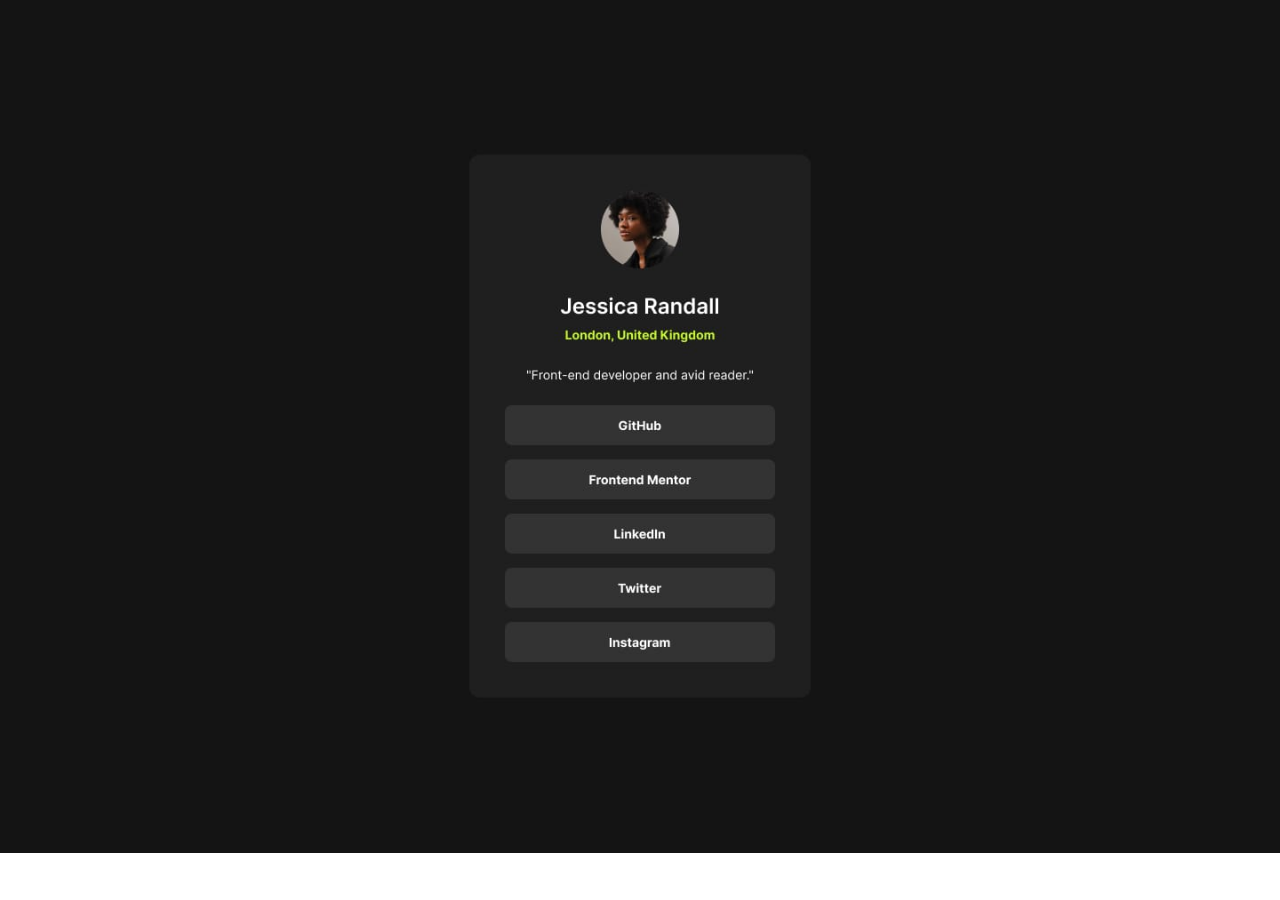
<file: img-desktop.html>
<!DOCTYPE html>
<html lang="en">
  <head>
    <meta charset="utf-8" />
    <meta
      name="viewport"
      content="width=device-width, initial-scale=1, maximum-scale=1"
    />
    <title>Image</title>

    <style>
      * {
        margin: 0;
        padding: 0;
      }
      img {
        width: 100%;
        height: auto;
        margin: 0;
        padding: 0;
      }
    </style>
  </head>
  <body>
    <img src="./assets/Images/destkop-design.jpg" />
  </body>
</html>
</file>
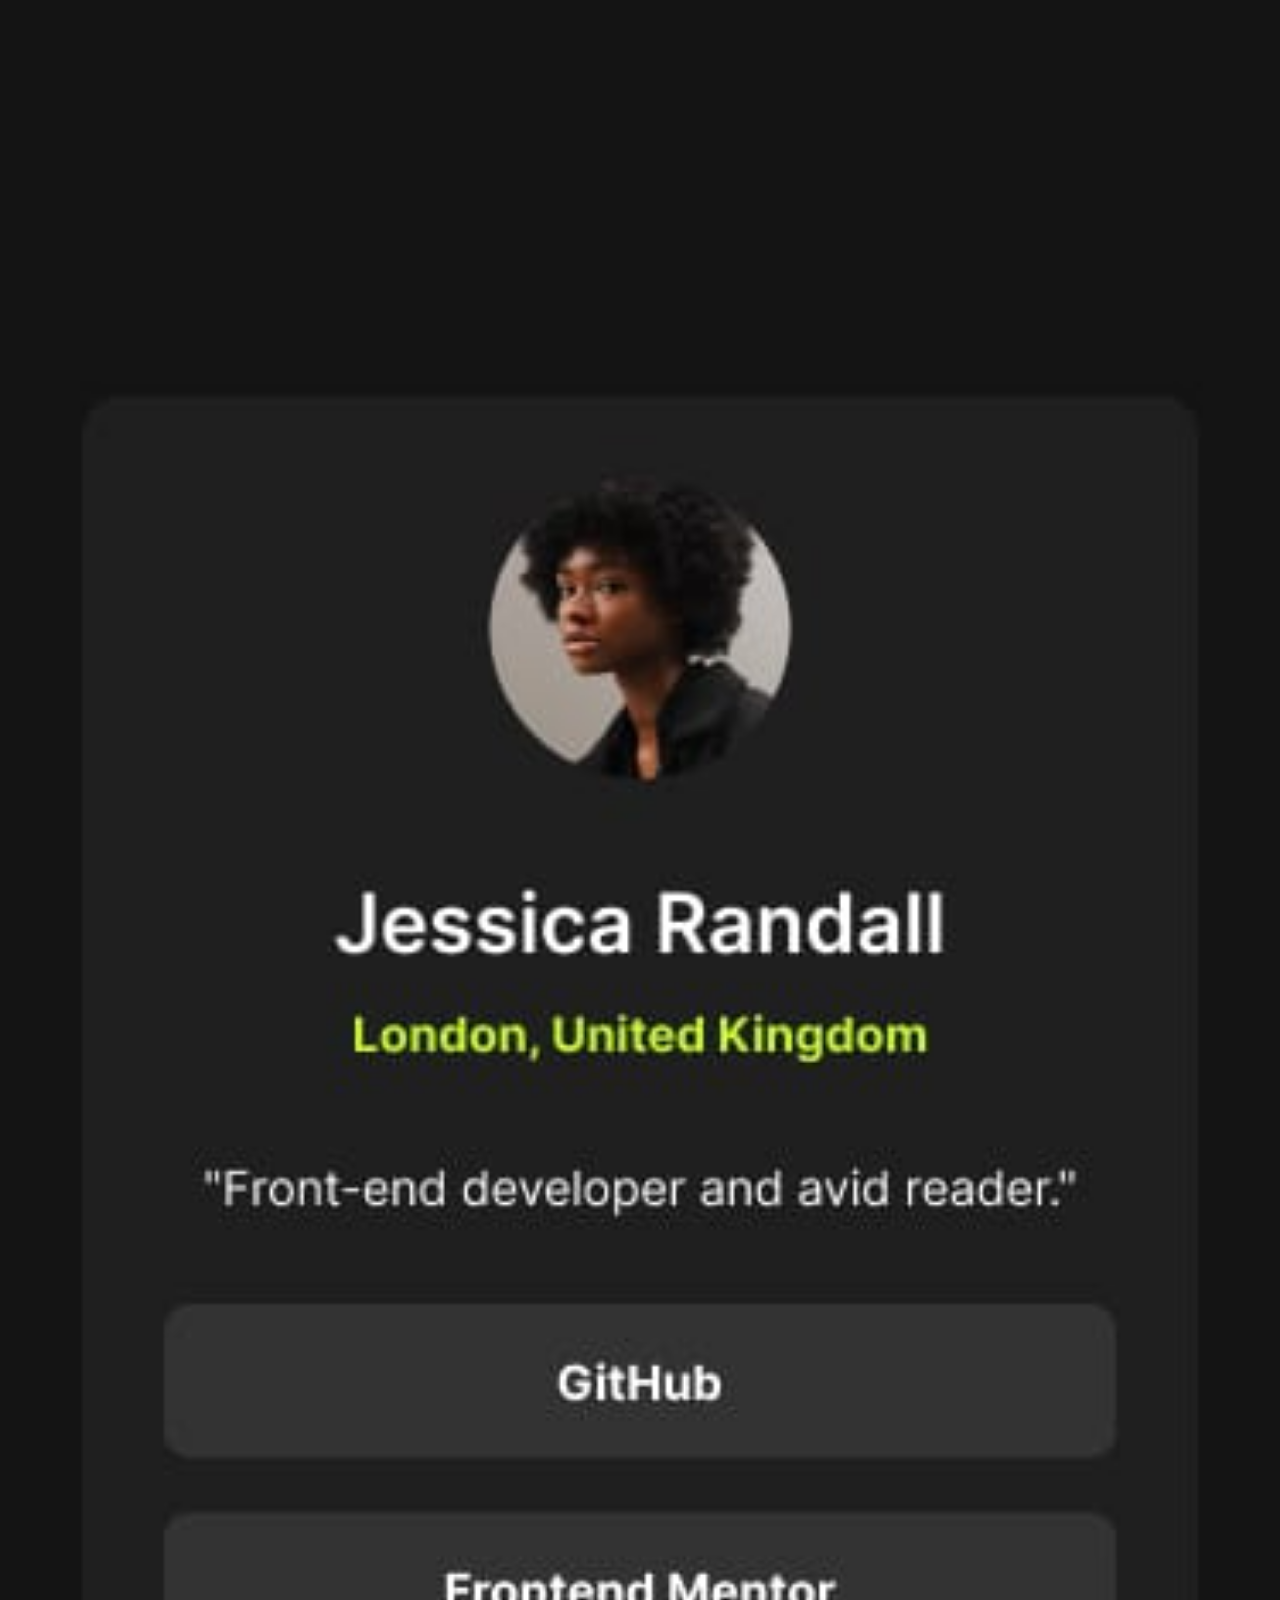
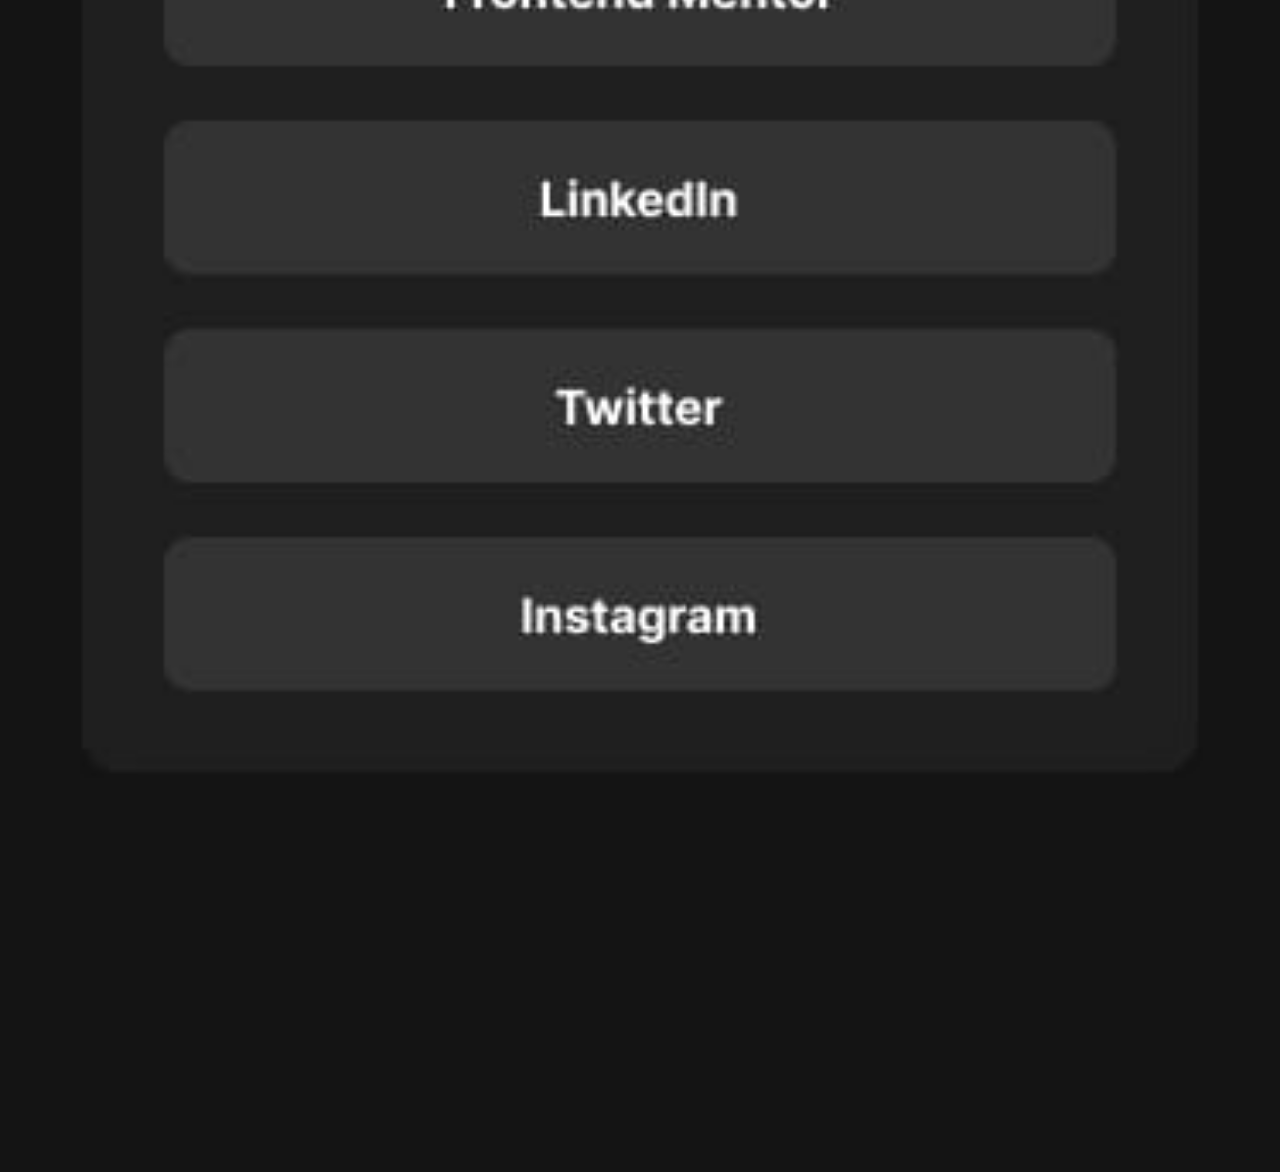
<file: img-mobile.html>
<!DOCTYPE html>
<html lang="en">
  <head>
    <meta charset="utf-8" />
    <meta
      name="viewport"
      content="width=device-width, initial-scale=1, maximum-scale=1"
    />
    <title>Image</title>

    <style>
      * {
        margin: 0;
        padding: 0;
      }
      img {
        width: 100%;
        height: auto;
        margin: 0;
        padding: 0;
      }
    </style>
  </head>
  <body>
    <img src="./assets/Images/mobile-design.jpg" />
  </body>
</html>
</file>
